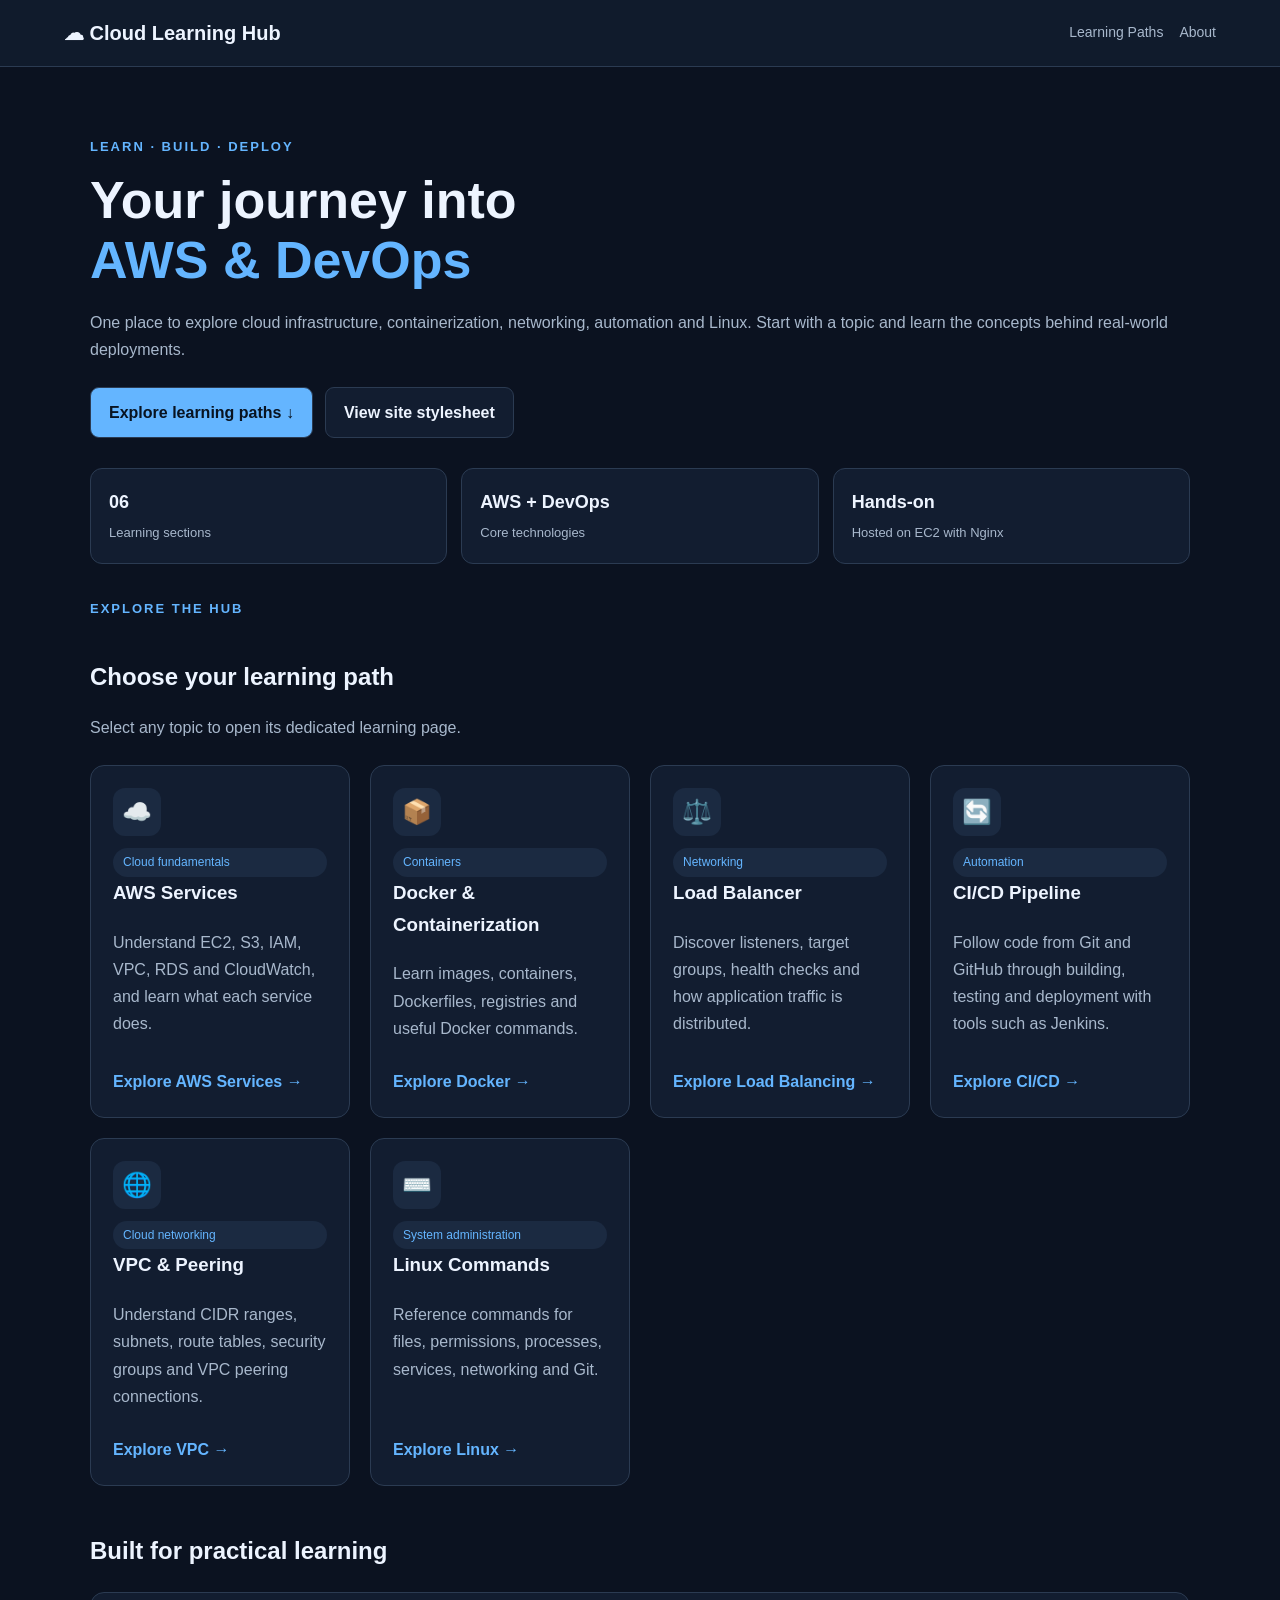
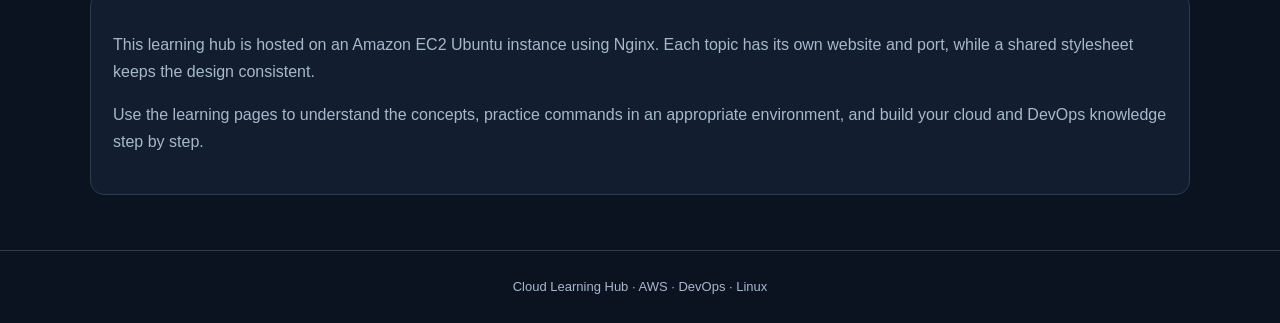
<file: index.html>
<!DOCTYPE html>
<html lang="en">
<head>
    <meta charset="UTF-8">
    <meta name="viewport" content="width=device-width, initial-scale=1.0">
    <meta name="description" content="Explore AWS cloud services, Docker, load balancing, CI/CD, VPC networking and Linux.">
    <title>Cloud Learning Hub | AWS & DevOps</title>
    <link rel="stylesheet" href="/shared/style.css">

    <style>
        .hero {
            padding-bottom: 30px;
        }

        .hero h1 span {
            color: var(--accent);
        }

        .hero-actions {
            display: flex;
            flex-wrap: wrap;
            gap: 12px;
            margin-top: 24px;
        }

        .btn {
            display: inline-block;
            padding: 11px 18px;
            border-radius: 9px;
            font-weight: bold;
            border: 1px solid var(--border);
        }

        .btn-primary {
            background: var(--accent);
            color: #081321;
        }

        .btn-secondary {
            color: var(--text);
            background: var(--surface);
        }

        .section-heading {
            display: flex;
            justify-content: space-between;
            align-items: end;
            gap: 12px;
            flex-wrap: wrap;
        }

        .section-heading h2 {
            margin-bottom: 0;
        }

        .topic-card {
            display: flex;
            flex-direction: column;
            min-height: 245px;
            transition: transform .2s ease, border-color .2s ease;
        }

        .topic-card:hover {
            transform: translateY(-4px);
        }

        .topic-icon {
            display: grid;
            place-items: center;
            width: 48px;
            height: 48px;
            border-radius: 12px;
            background: var(--surface-light);
            font-size: 24px;
            margin-bottom: 12px;
        }

        .topic-card h3 {
            margin-bottom: 4px;
        }

        .topic-card p {
            flex: 1;
        }

        .topic-link {
            display: inline-block;
            margin-top: 10px;
            font-weight: bold;
        }

        .info-strip {
            display: grid;
            grid-template-columns: repeat(auto-fit, minmax(180px, 1fr));
            gap: 14px;
            margin-top: 30px;
        }

        .info-item {
            padding: 18px;
            background: var(--surface);
            border: 1px solid var(--border);
            border-radius: 12px;
        }

        .info-item strong {
            display: block;
            font-size: 18px;
        }

        .info-item span {
            color: var(--muted);
            font-size: 13px;
        }

        @media (prefers-reduced-motion: reduce) {
            html {
                scroll-behavior: auto;
            }

            .topic-card {
                transition: none;
            }
        }
    </style>
</head>

<body>
    <nav class="navbar">
        <a class="brand" href="/">☁ Cloud Learning Hub</a>

        <div class="nav-links">
            <a href="#topics">Learning Paths</a>
            <a href="#about">About</a>
        </div>
    </nav>

    <main class="container">
        <section class="hero">
            <span class="eyebrow">Learn · Build · Deploy</span>

            <h1>
                Your journey into<br>
                <span>AWS & DevOps</span>
            </h1>

            <p>
                One place to explore cloud infrastructure, containerization,
                networking, automation and Linux. Start with a topic and
                learn the concepts behind real-world deployments.
            </p>

            <div class="hero-actions">
                <a class="btn btn-primary" href="#topics">
                    Explore learning paths ↓
                </a>

                <a class="btn btn-secondary" href="/shared/style.css">
                    View site stylesheet
                </a>
            </div>

            <div class="info-strip">
                <div class="info-item">
                    <strong>06</strong>
                    <span>Learning sections</span>
                </div>
                <div class="info-item">
                    <strong>AWS + DevOps</strong>
                    <span>Core technologies</span>
                </div>
                <div class="info-item">
                    <strong>Hands-on</strong>
                    <span>Hosted on EC2 with Nginx</span>
                </div>
            </div>
        </section>

        <section id="topics">
            <div class="section-heading">
                <div>
                    <span class="eyebrow">Explore the hub</span>
                    <h2>Choose your learning path</h2>
                </div>
            </div>

            <p>
                Select any topic to open its dedicated learning page.
            </p>

            <div class="grid">
                <article class="card topic-card">
                    <div class="topic-icon">☁️</div>
                    <span class="tag">Cloud fundamentals</span>
                    <h3>AWS Services</h3>
                    <p>
                        Understand EC2, S3, IAM, VPC, RDS and CloudWatch,
                        and learn what each service does.
                    </p>
                    <a class="topic-link site-link" data-port="80" href="/">
                        Explore AWS Services →
                    </a>
                </article>

                <article class="card topic-card">
                    <div class="topic-icon">📦</div>
                    <span class="tag">Containers</span>
                    <h3>Docker & Containerization</h3>
                    <p>
                        Learn images, containers, Dockerfiles, registries
                        and useful Docker commands.
                    </p>
                    <a class="topic-link site-link" data-port="8080" href="/">
                        Explore Docker →
                    </a>
                </article>

                <article class="card topic-card">
                    <div class="topic-icon">⚖️</div>
                    <span class="tag">Networking</span>
                    <h3>Load Balancer</h3>
                    <p>
                        Discover listeners, target groups, health checks
                        and how application traffic is distributed.
                    </p>
                    <a class="topic-link site-link" data-port="8081" href="/">
                        Explore Load Balancing →
                    </a>
                </article>

                <article class="card topic-card">
                    <div class="topic-icon">🔄</div>
                    <span class="tag">Automation</span>
                    <h3>CI/CD Pipeline</h3>
                    <p>
                        Follow code from Git and GitHub through building,
                        testing and deployment with tools such as Jenkins.
                    </p>
                    <a class="topic-link site-link" data-port="8082" href="/">
                        Explore CI/CD →
                    </a>
                </article>

                <article class="card topic-card">
                    <div class="topic-icon">🌐</div>
                    <span class="tag">Cloud networking</span>
                    <h3>VPC & Peering</h3>
                    <p>
                        Understand CIDR ranges, subnets, route tables,
                        security groups and VPC peering connections.
                    </p>
                    <a class="topic-link site-link" data-port="9090" href="/">
                        Explore VPC →
                    </a>
                </article>

                <article class="card topic-card">
                    <div class="topic-icon">⌨️</div>
                    <span class="tag">System administration</span>
                    <h3>Linux Commands</h3>
                    <p>
                        Reference commands for files, permissions,
                        processes, services, networking and Git.
                    </p>
                    <a class="topic-link site-link" data-port="9091" href="/">
                        Explore Linux →
                    </a>
                </article>
            </div>
        </section>

        <section id="about">
            <h2>Built for practical learning</h2>

            <div class="card">
                <p>
                    This learning hub is hosted on an Amazon EC2 Ubuntu
                    instance using Nginx. Each topic has its own website
                    and port, while a shared stylesheet keeps the design
                    consistent.
                </p>
                <p>
                    Use the learning pages to understand the concepts,
                    practice commands in an appropriate environment, and
                    build your cloud and DevOps knowledge step by step.
                </p>
            </div>
        </section>
    </main>

    <footer>
        Cloud Learning Hub · AWS · DevOps · Linux
    </footer>

    <script>
        // Build links from the current hostname so the public IP
        // does not need to be hard-coded into every card.
        document.querySelectorAll(".site-link").forEach(function (link) {
            const routes = {
                "80": "/aws-services.html",
                "8080": "/docker/",
                "8081": "/load-balancer/",
                "8082": "/ci-cd/",
                "9090": "/vpc-peering/",
                "9091": "/linux/"
            };

            link.href = routes[link.dataset.port] || "/";
        });
    </script>
</body>
</html>
</file>
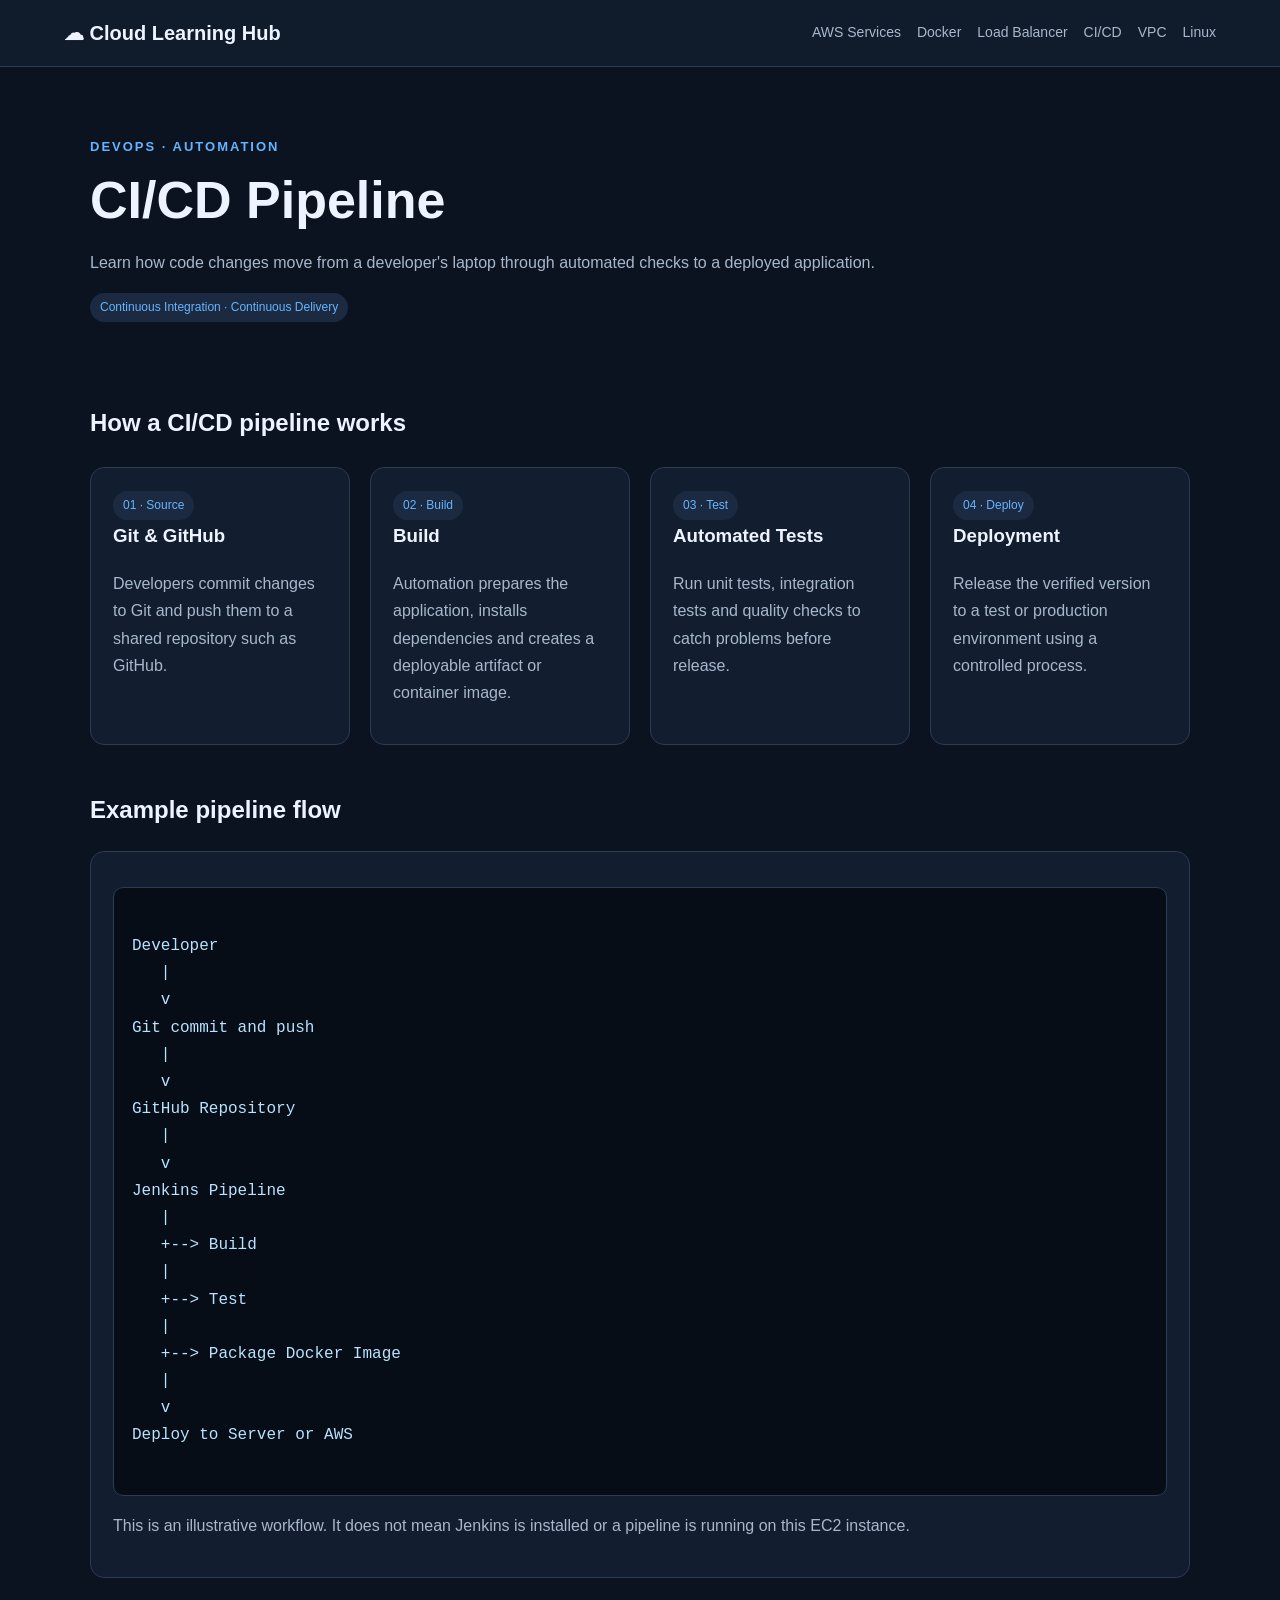
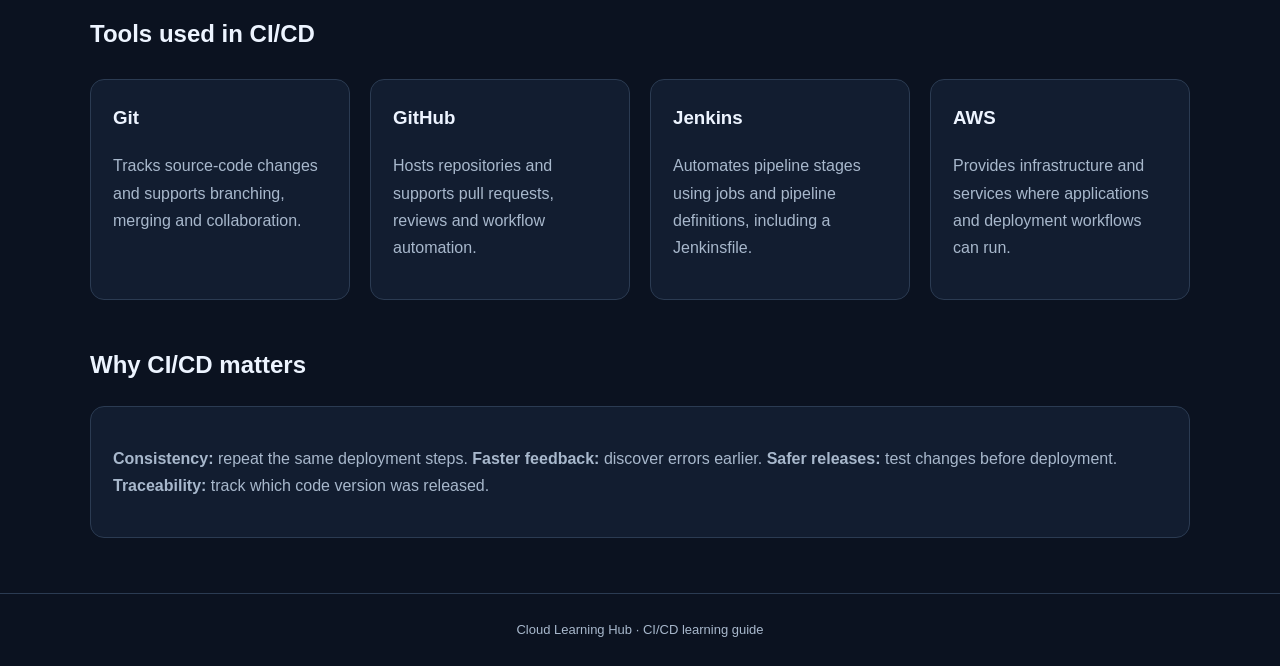
<file: ci-cd/index.html>
<!DOCTYPE html>
<html lang="en">
<head>
    <meta charset="UTF-8">
    <meta name="viewport" content="width=device-width, initial-scale=1.0">
    <title>CI/CD Pipeline | Cloud Learning Hub</title>
    <link rel="stylesheet" href="/shared/style.css">
</head>
<body>
    <nav class="navbar">
        <a class="brand" href="/">☁ Cloud Learning Hub</a>
        <div class="nav-links">
            <a href="/aws-services.html">AWS Services</a>
            <a href="/docker/">Docker</a>
            <a href="/load-balancer/">Load Balancer</a>
            <a href="/ci-cd/">CI/CD</a>
            <a href="/vpc-peering/">VPC</a>
            <a href="/linux/">Linux</a>
        </div>
    </nav>

    <main class="container">
        <section class="hero">
            <span class="eyebrow">DevOps · Automation</span>
            <h1>CI/CD Pipeline</h1>
            <p>
                Learn how code changes move from a developer's laptop
                through automated checks to a deployed application.
            </p>
            <span class="tag">Continuous Integration · Continuous Delivery</span>
        </section>

        <h2>How a CI/CD pipeline works</h2>
        <section class="grid">
            <article class="card">
                <span class="tag">01 · Source</span>
                <h3>Git & GitHub</h3>
                <p>Developers commit changes to Git and push them to a
                shared repository such as GitHub.</p>
            </article>
            <article class="card">
                <span class="tag">02 · Build</span>
                <h3>Build</h3>
                <p>Automation prepares the application, installs dependencies
                and creates a deployable artifact or container image.</p>
            </article>
            <article class="card">
                <span class="tag">03 · Test</span>
                <h3>Automated Tests</h3>
                <p>Run unit tests, integration tests and quality checks
                to catch problems before release.</p>
            </article>
            <article class="card">
                <span class="tag">04 · Deploy</span>
                <h3>Deployment</h3>
                <p>Release the verified version to a test or production
                environment using a controlled process.</p>
            </article>
        </section>

        <h2>Example pipeline flow</h2>
        <section class="card">
            <pre><code>
Developer
   |
   v
Git commit and push
   |
   v
GitHub Repository
   |
   v
Jenkins Pipeline
   |
   +--> Build
   |
   +--> Test
   |
   +--> Package Docker Image
   |
   v
Deploy to Server or AWS
            </code></pre>
            <p>
                This is an illustrative workflow. It does not mean Jenkins
                is installed or a pipeline is running on this EC2 instance.
            </p>
        </section>

        <h2>Tools used in CI/CD</h2>
        <section class="grid">
            <article class="card">
                <h3>Git</h3>
                <p>Tracks source-code changes and supports branching,
                merging and collaboration.</p>
            </article>
            <article class="card">
                <h3>GitHub</h3>
                <p>Hosts repositories and supports pull requests,
                reviews and workflow automation.</p>
            </article>
            <article class="card">
                <h3>Jenkins</h3>
                <p>Automates pipeline stages using jobs and pipeline
                definitions, including a Jenkinsfile.</p>
            </article>
            <article class="card">
                <h3>AWS</h3>
                <p>Provides infrastructure and services where applications
                and deployment workflows can run.</p>
            </article>
        </section>

        <h2>Why CI/CD matters</h2>
        <section class="card">
            <p>
                <strong>Consistency:</strong> repeat the same deployment steps.
                <strong> Faster feedback:</strong> discover errors earlier.
                <strong>Safer releases:</strong> test changes before deployment.
                <strong>Traceability:</strong> track which code version was released.
            </p>
        </section>
    </main>

    <footer>
        Cloud Learning Hub · CI/CD learning guide
    </footer>
</body>
</html>
</file>
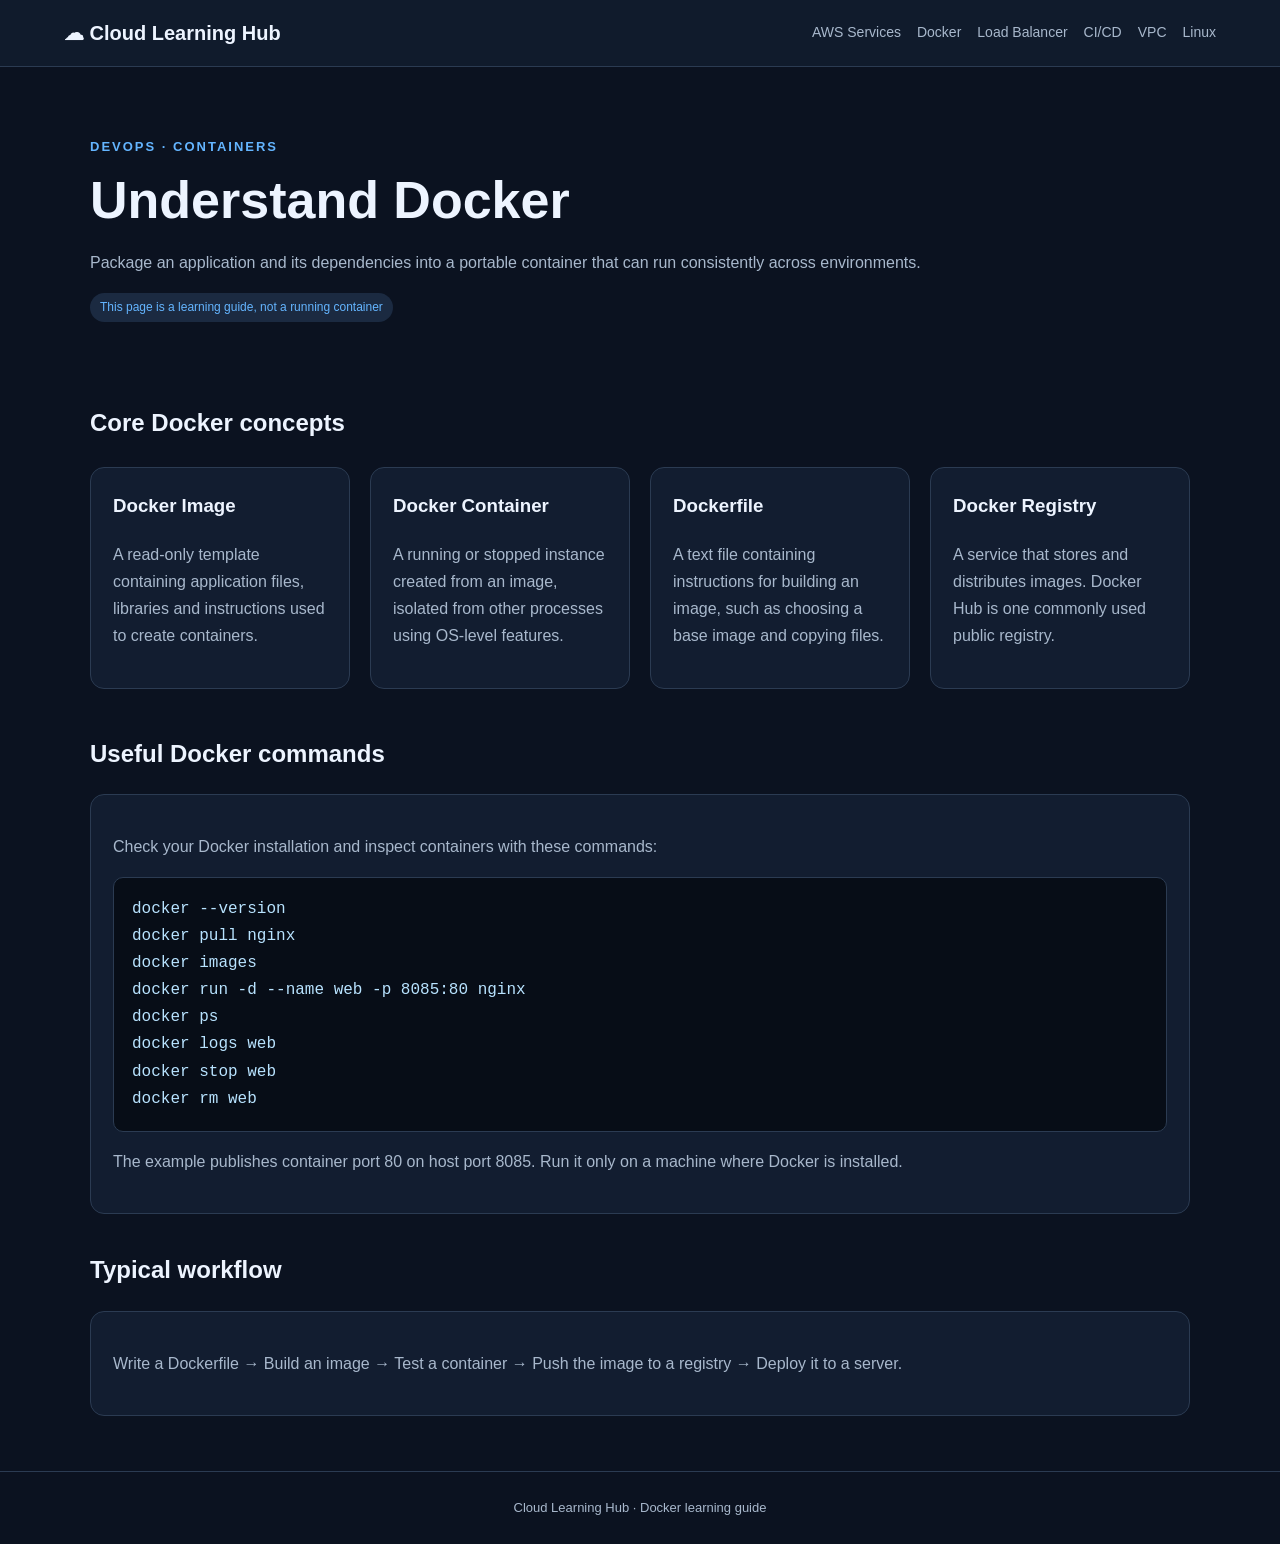
<file: docker/index.html>
<!DOCTYPE html>
<html lang="en">
<head>
    <meta charset="UTF-8">
    <meta name="viewport" content="width=device-width, initial-scale=1.0">
    <title>Docker & Containers | Cloud Learning Hub</title>
    <link rel="stylesheet" href="/shared/style.css">
</head>
<body>
    <nav class="navbar">
        <a class="brand" href="/">☁ Cloud Learning Hub</a>
        <div class="nav-links">
            <a href="/aws-services.html">AWS Services</a>
            <a href="/docker/">Docker</a>
            <a href="/load-balancer/">Load Balancer</a>
            <a href="/ci-cd/">CI/CD</a>
            <a href="/vpc-peering/">VPC</a>
            <a href="/linux/">Linux</a>
        </div>
    </nav>

    <main class="container">
        <section class="hero">
            <span class="eyebrow">DevOps · Containers</span>
            <h1>Understand Docker</h1>
            <p>
                Package an application and its dependencies into a
                portable container that can run consistently across environments.
            </p>
            <span class="tag">This page is a learning guide, not a running container</span>
        </section>

        <h2>Core Docker concepts</h2>
        <section class="grid">
            <article class="card">
                <h3>Docker Image</h3>
                <p>A read-only template containing application files,
                libraries and instructions used to create containers.</p>
            </article>
            <article class="card">
                <h3>Docker Container</h3>
                <p>A running or stopped instance created from an image,
                isolated from other processes using OS-level features.</p>
            </article>
            <article class="card">
                <h3>Dockerfile</h3>
                <p>A text file containing instructions for building
                an image, such as choosing a base image and copying files.</p>
            </article>
            <article class="card">
                <h3>Docker Registry</h3>
                <p>A service that stores and distributes images.
                Docker Hub is one commonly used public registry.</p>
            </article>
        </section>

        <h2>Useful Docker commands</h2>
        <section class="card">
            <p>Check your Docker installation and inspect containers with these commands:</p>
            <pre><code>docker --version
docker pull nginx
docker images
docker run -d --name web -p 8085:80 nginx
docker ps
docker logs web
docker stop web
docker rm web</code></pre>
            <p>
                The example publishes container port 80 on host port 8085.
                Run it only on a machine where Docker is installed.
            </p>
        </section>

        <h2>Typical workflow</h2>
        <section class="card">
            <p>
                Write a Dockerfile → Build an image → Test a container →
                Push the image to a registry → Deploy it to a server.
            </p>
        </section>
    </main>

    <footer>
        Cloud Learning Hub · Docker learning guide
    </footer>
</body>
</html>
</file>
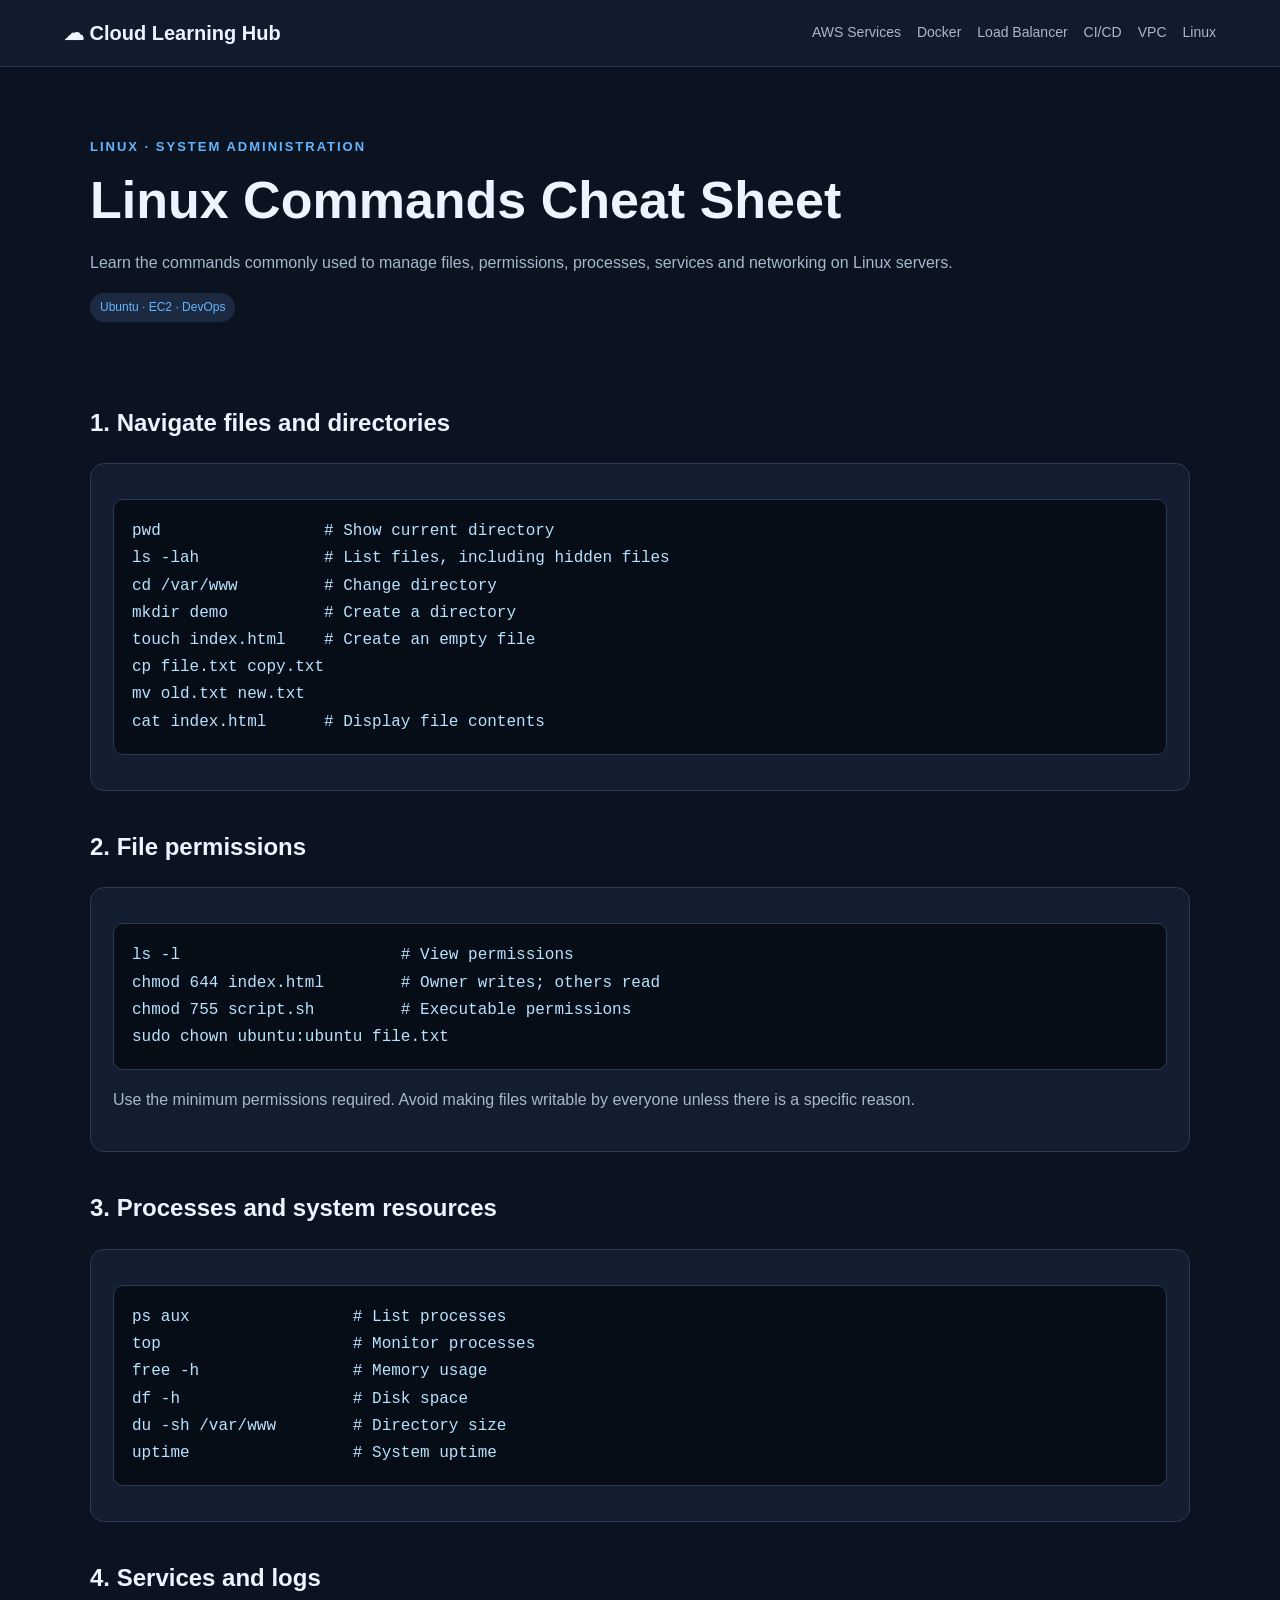
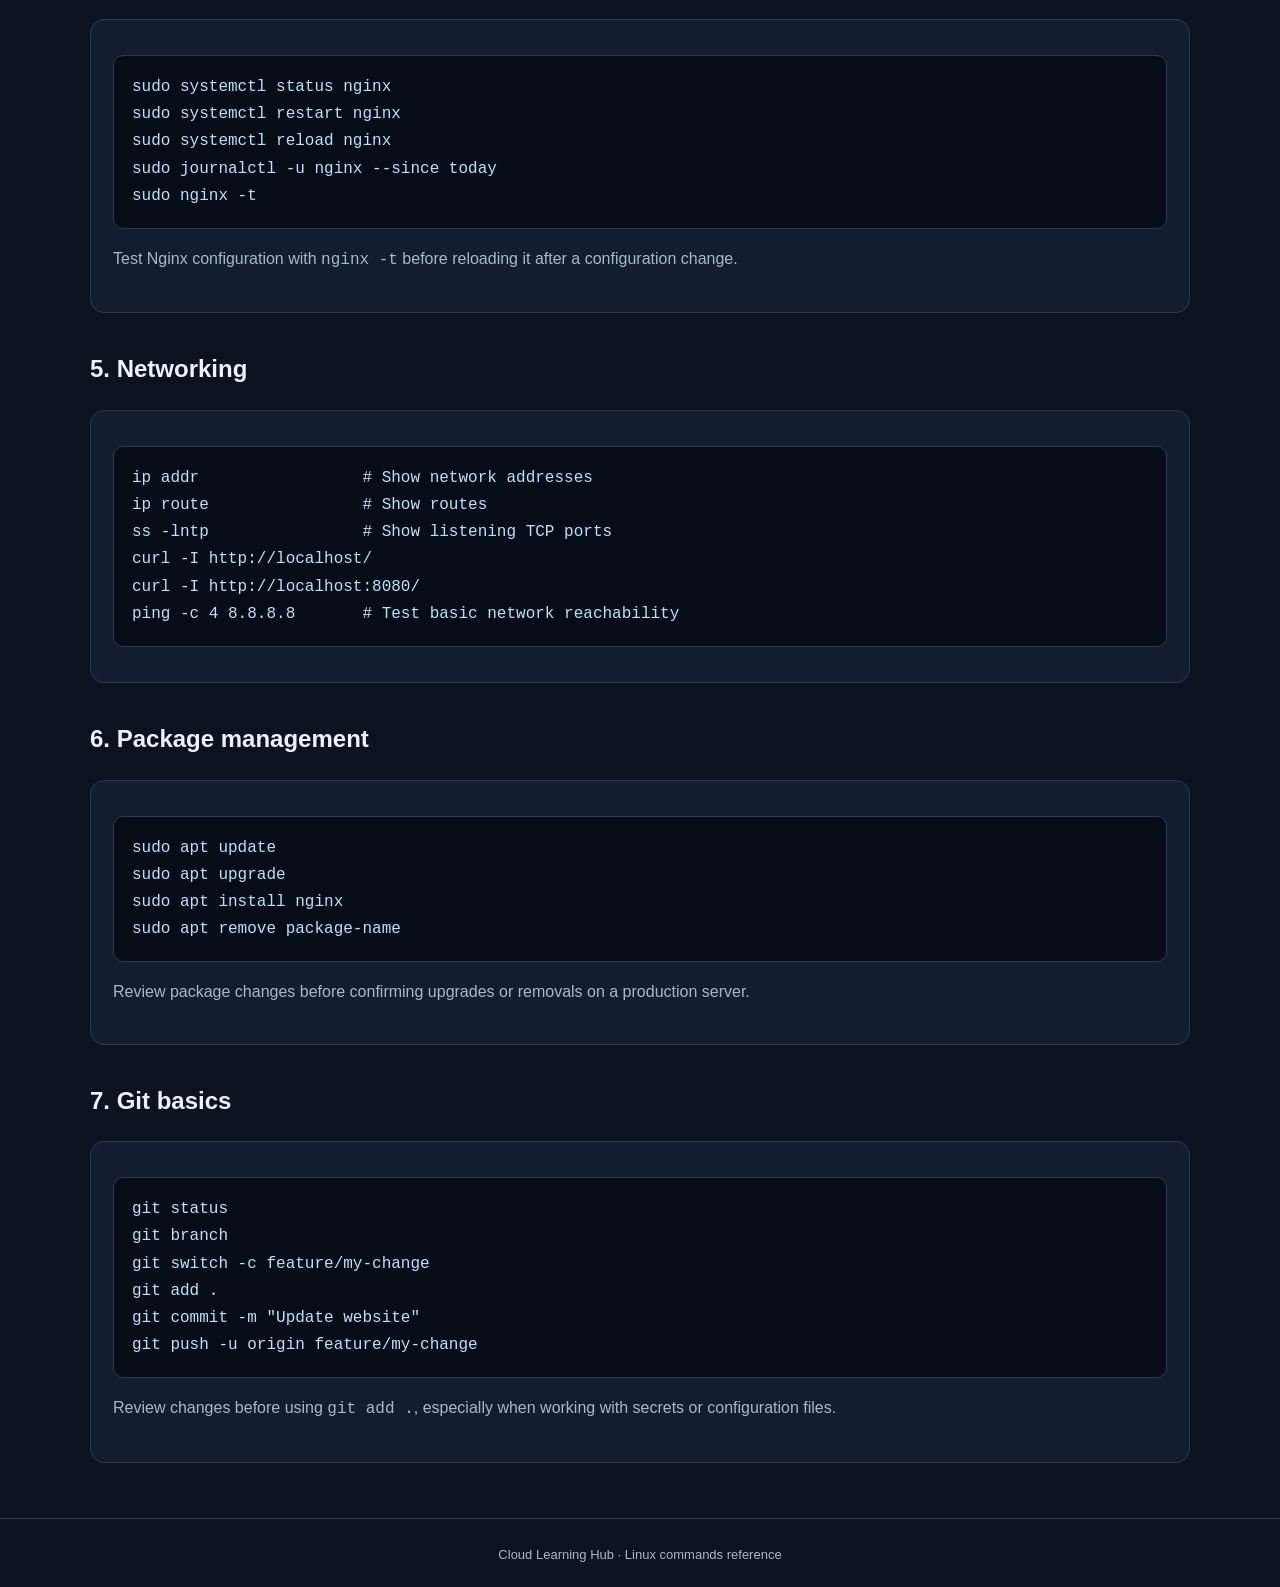
<file: linux/index.html>
<!DOCTYPE html>
<html lang="en">
<head>
    <meta charset="UTF-8">
    <meta name="viewport" content="width=device-width, initial-scale=1.0">
    <title>Linux Commands | Cloud Learning Hub</title>
    <link rel="stylesheet" href="/shared/style.css">
</head>
<body>
    <nav class="navbar">
        <a class="brand" href="/">☁ Cloud Learning Hub</a>
        <div class="nav-links">
            <a href="/aws-services.html">AWS Services</a>
            <a href="/docker/">Docker</a>
            <a href="/load-balancer/">Load Balancer</a>
            <a href="/ci-cd/">CI/CD</a>
            <a href="/vpc-peering/">VPC</a>
            <a href="/linux/">Linux</a>
        </div>
    </nav>

    <main class="container">
        <section class="hero">
            <span class="eyebrow">Linux · System administration</span>
            <h1>Linux Commands Cheat Sheet</h1>
            <p>
                Learn the commands commonly used to manage files,
                permissions, processes, services and networking on Linux servers.
            </p>
            <span class="tag">Ubuntu · EC2 · DevOps</span>
        </section>

        <h2>1. Navigate files and directories</h2>
        <section class="card">
            <pre><code>pwd                 # Show current directory
ls -lah             # List files, including hidden files
cd /var/www         # Change directory
mkdir demo          # Create a directory
touch index.html    # Create an empty file
cp file.txt copy.txt
mv old.txt new.txt
cat index.html      # Display file contents</code></pre>
        </section>

        <h2>2. File permissions</h2>
        <section class="card">
            <pre><code>ls -l                       # View permissions
chmod 644 index.html        # Owner writes; others read
chmod 755 script.sh         # Executable permissions
sudo chown ubuntu:ubuntu file.txt</code></pre>
            <p>
                Use the minimum permissions required. Avoid making files
                writable by everyone unless there is a specific reason.
            </p>
        </section>

        <h2>3. Processes and system resources</h2>
        <section class="card">
            <pre><code>ps aux                 # List processes
top                    # Monitor processes
free -h                # Memory usage
df -h                  # Disk space
du -sh /var/www        # Directory size
uptime                 # System uptime</code></pre>
        </section>

        <h2>4. Services and logs</h2>
        <section class="card">
            <pre><code>sudo systemctl status nginx
sudo systemctl restart nginx
sudo systemctl reload nginx
sudo journalctl -u nginx --since today
sudo nginx -t</code></pre>
            <p>
                Test Nginx configuration with <code>nginx -t</code> before
                reloading it after a configuration change.
            </p>
        </section>

        <h2>5. Networking</h2>
        <section class="card">
            <pre><code>ip addr                 # Show network addresses
ip route                # Show routes
ss -lntp                # Show listening TCP ports
curl -I http://localhost/
curl -I http://localhost:8080/
ping -c 4 8.8.8.8       # Test basic network reachability</code></pre>
        </section>

        <h2>6. Package management</h2>
        <section class="card">
            <pre><code>sudo apt update
sudo apt upgrade
sudo apt install nginx
sudo apt remove package-name</code></pre>
            <p>
                Review package changes before confirming upgrades or removals
                on a production server.
            </p>
        </section>

        <h2>7. Git basics</h2>
        <section class="card">
            <pre><code>git status
git branch
git switch -c feature/my-change
git add .
git commit -m "Update website"
git push -u origin feature/my-change</code></pre>
            <p>
                Review changes before using <code>git add .</code>, especially
                when working with secrets or configuration files.
            </p>
        </section>
    </main>

    <footer>
        Cloud Learning Hub · Linux commands reference
    </footer>
</body>
</html>
</file>
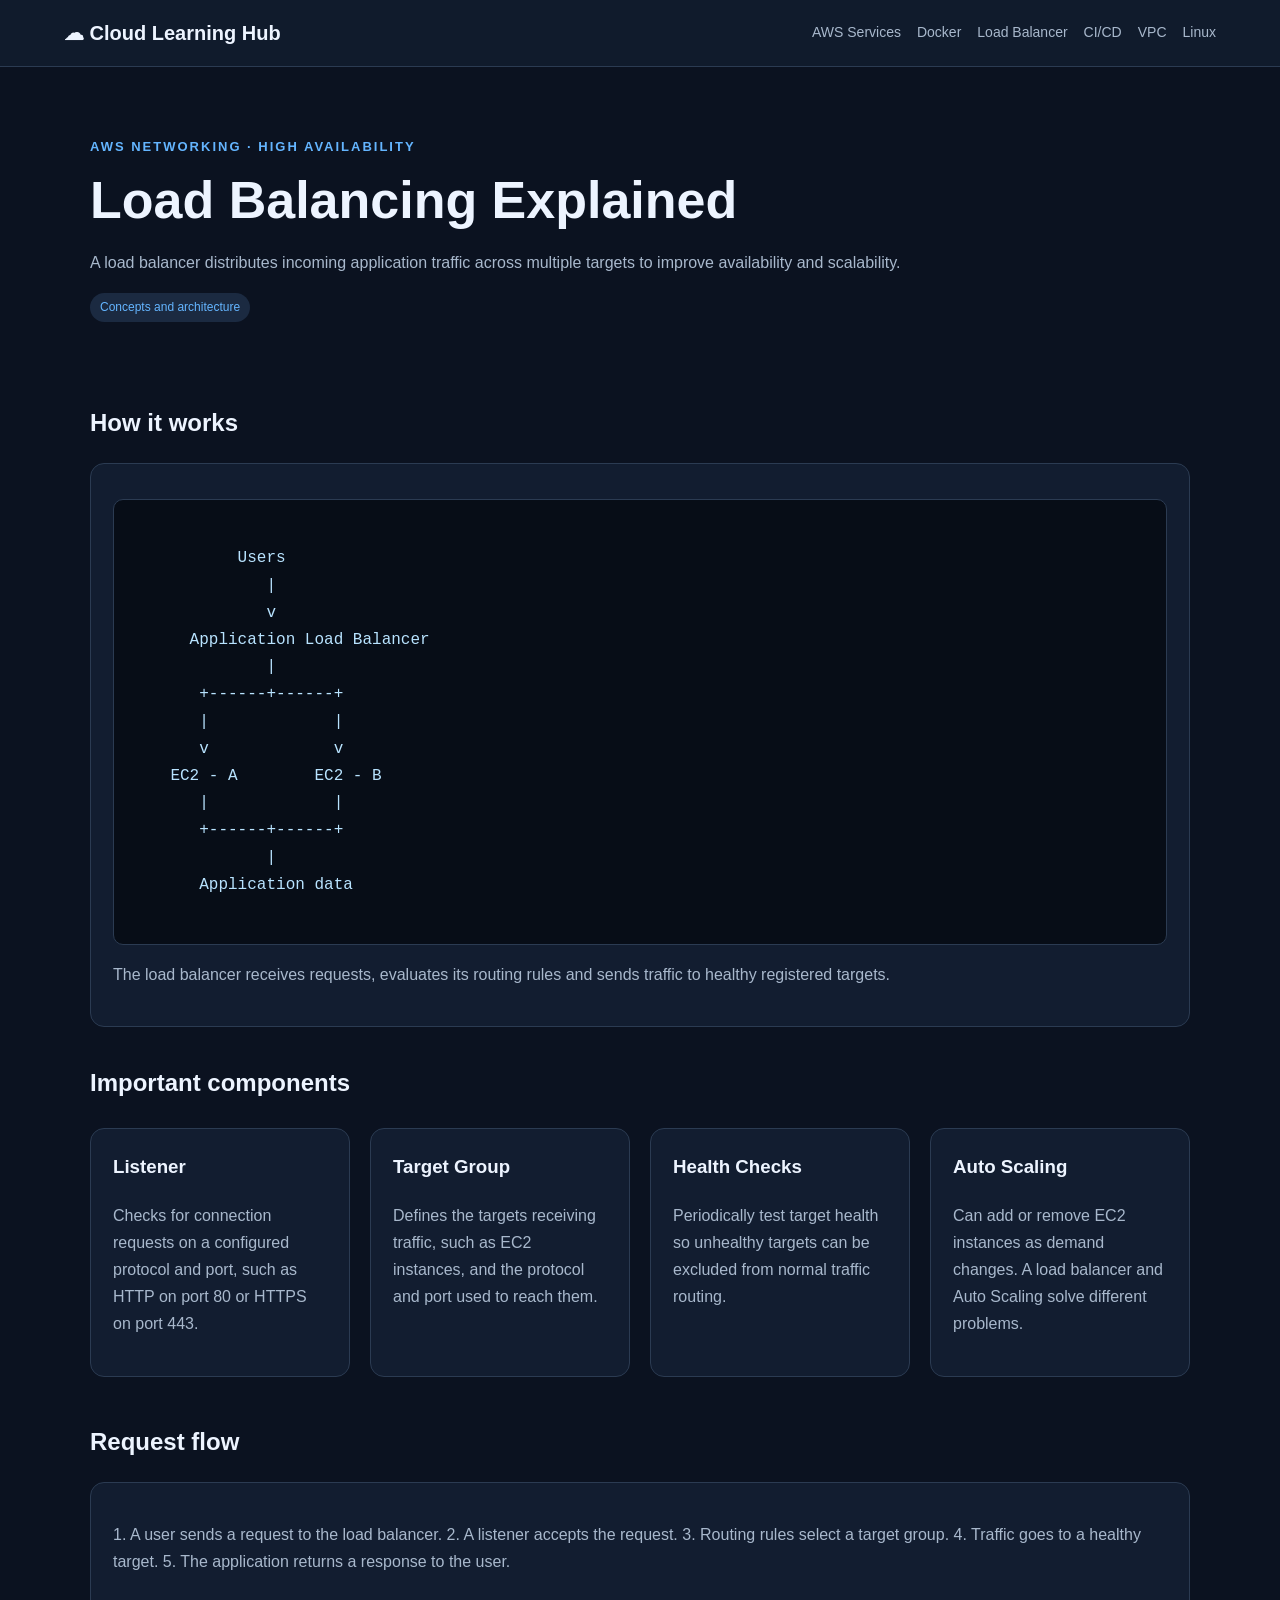
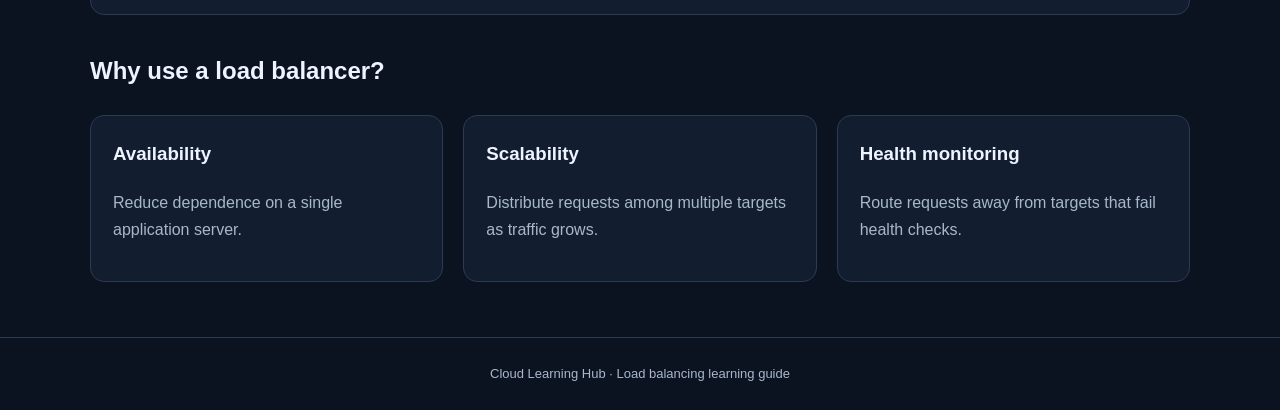
<file: load-balancer/index.html>
<!DOCTYPE html>
<html lang="en">
<head>
    <meta charset="UTF-8">
    <meta name="viewport" content="width=device-width, initial-scale=1.0">
    <title>Load Balancer | Cloud Learning Hub</title>
    <link rel="stylesheet" href="/shared/style.css">
</head>
<body>
    <nav class="navbar">
        <a class="brand" href="/">☁ Cloud Learning Hub</a>
        <div class="nav-links">
            <a href="/aws-services.html">AWS Services</a>
            <a href="/docker/">Docker</a>
            <a href="/load-balancer/">Load Balancer</a>
            <a href="/ci-cd/">CI/CD</a>
            <a href="/vpc-peering/">VPC</a>
            <a href="/linux/">Linux</a>
        </div>
    </nav>

    <main class="container">
        <section class="hero">
            <span class="eyebrow">AWS Networking · High availability</span>
            <h1>Load Balancing Explained</h1>
            <p>
                A load balancer distributes incoming application traffic
                across multiple targets to improve availability and scalability.
            </p>
            <span class="tag">Concepts and architecture</span>
        </section>

        <h2>How it works</h2>
        <section class="card">
            <pre><code>
           Users
              |
              v
      Application Load Balancer
              |
       +------+------+
       |             |
       v             v
    EC2 - A        EC2 - B
       |             |
       +------+------+
              |
       Application data
            </code></pre>
            <p>
                The load balancer receives requests, evaluates its routing
                rules and sends traffic to healthy registered targets.
            </p>
        </section>

        <h2>Important components</h2>
        <section class="grid">
            <article class="card">
                <h3>Listener</h3>
                <p>Checks for connection requests on a configured protocol
                and port, such as HTTP on port 80 or HTTPS on port 443.</p>
            </article>
            <article class="card">
                <h3>Target Group</h3>
                <p>Defines the targets receiving traffic, such as EC2 instances,
                and the protocol and port used to reach them.</p>
            </article>
            <article class="card">
                <h3>Health Checks</h3>
                <p>Periodically test target health so unhealthy targets can
                be excluded from normal traffic routing.</p>
            </article>
            <article class="card">
                <h3>Auto Scaling</h3>
                <p>Can add or remove EC2 instances as demand changes.
                A load balancer and Auto Scaling solve different problems.</p>
            </article>
        </section>

        <h2>Request flow</h2>
        <section class="card">
            <p>
                1. A user sends a request to the load balancer.
                2. A listener accepts the request.
                3. Routing rules select a target group.
                4. Traffic goes to a healthy target.
                5. The application returns a response to the user.
            </p>
        </section>

        <h2>Why use a load balancer?</h2>
        <section class="grid">
            <article class="card">
                <h3>Availability</h3>
                <p>Reduce dependence on a single application server.</p>
            </article>
            <article class="card">
                <h3>Scalability</h3>
                <p>Distribute requests among multiple targets as traffic grows.</p>
            </article>
            <article class="card">
                <h3>Health monitoring</h3>
                <p>Route requests away from targets that fail health checks.</p>
            </article>
        </section>
    </main>

    <footer>
        Cloud Learning Hub · Load balancing learning guide
    </footer>
</body>
</html>
</file>
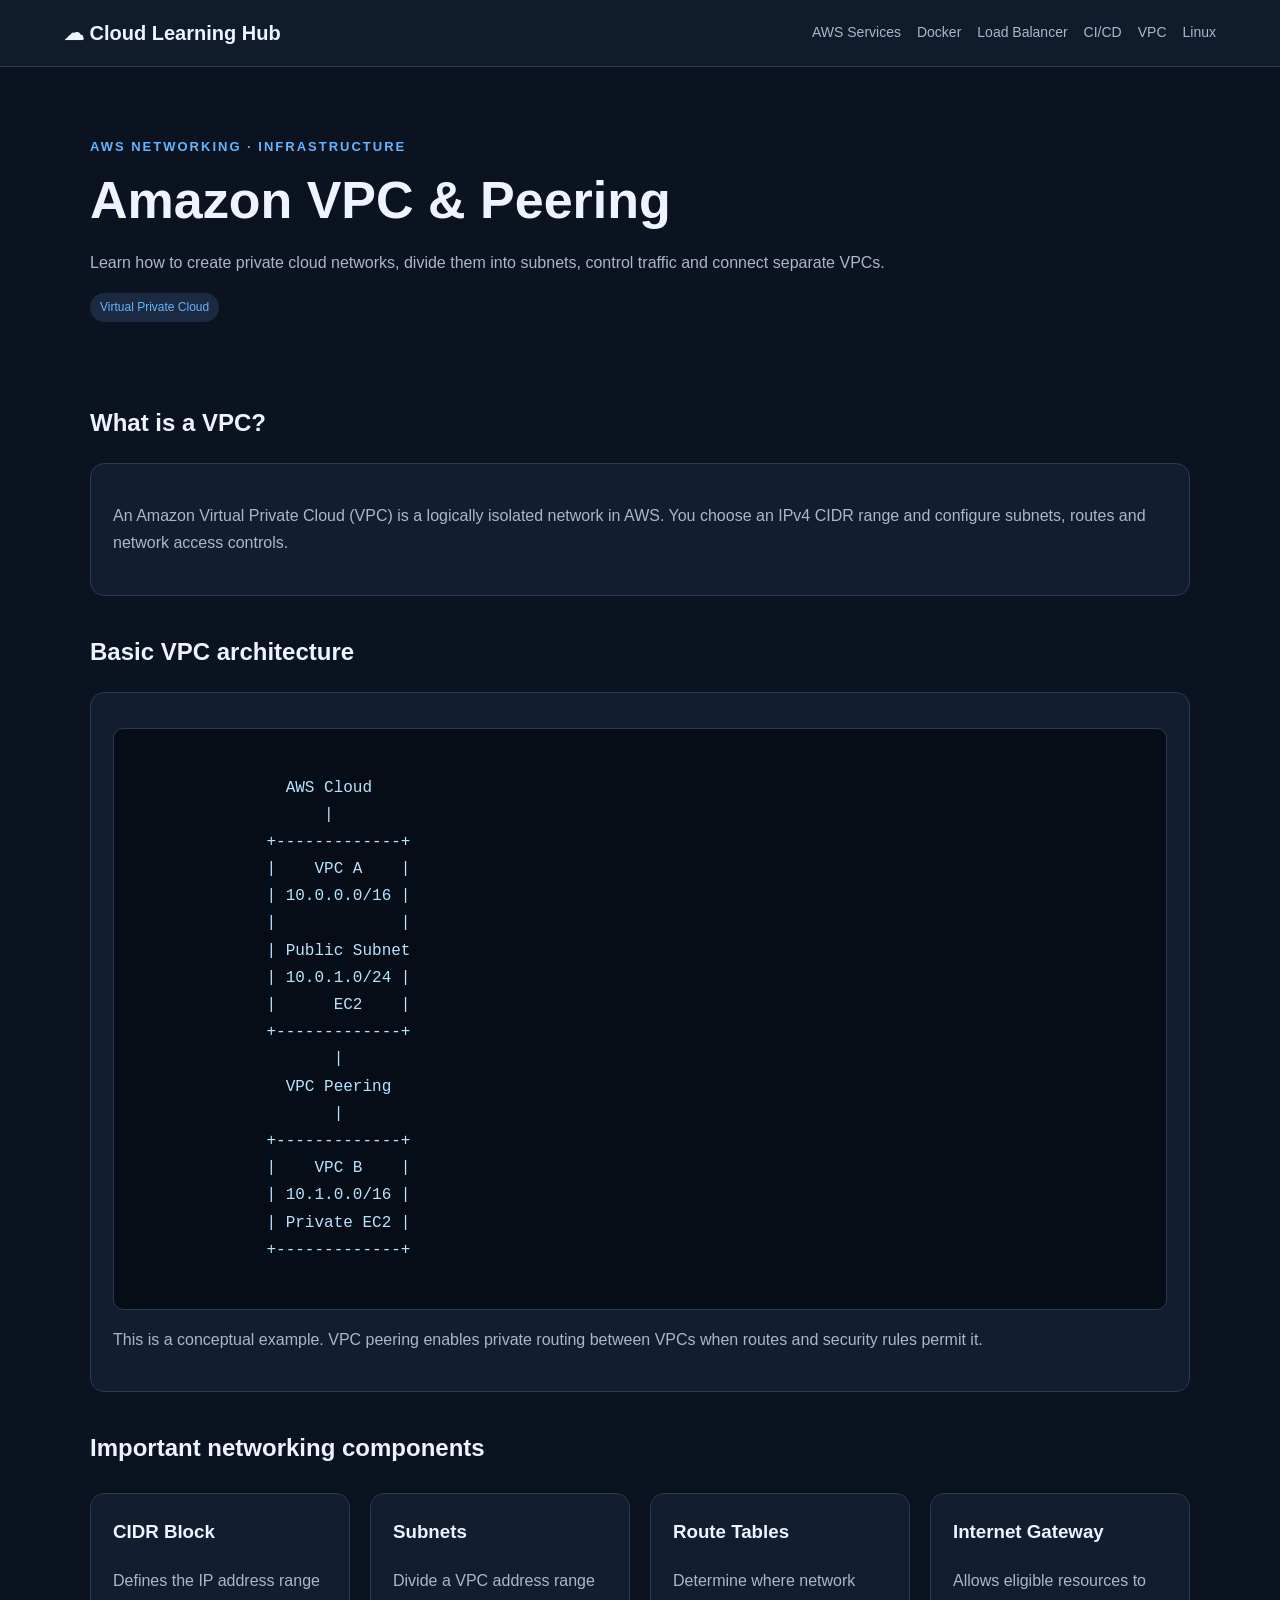
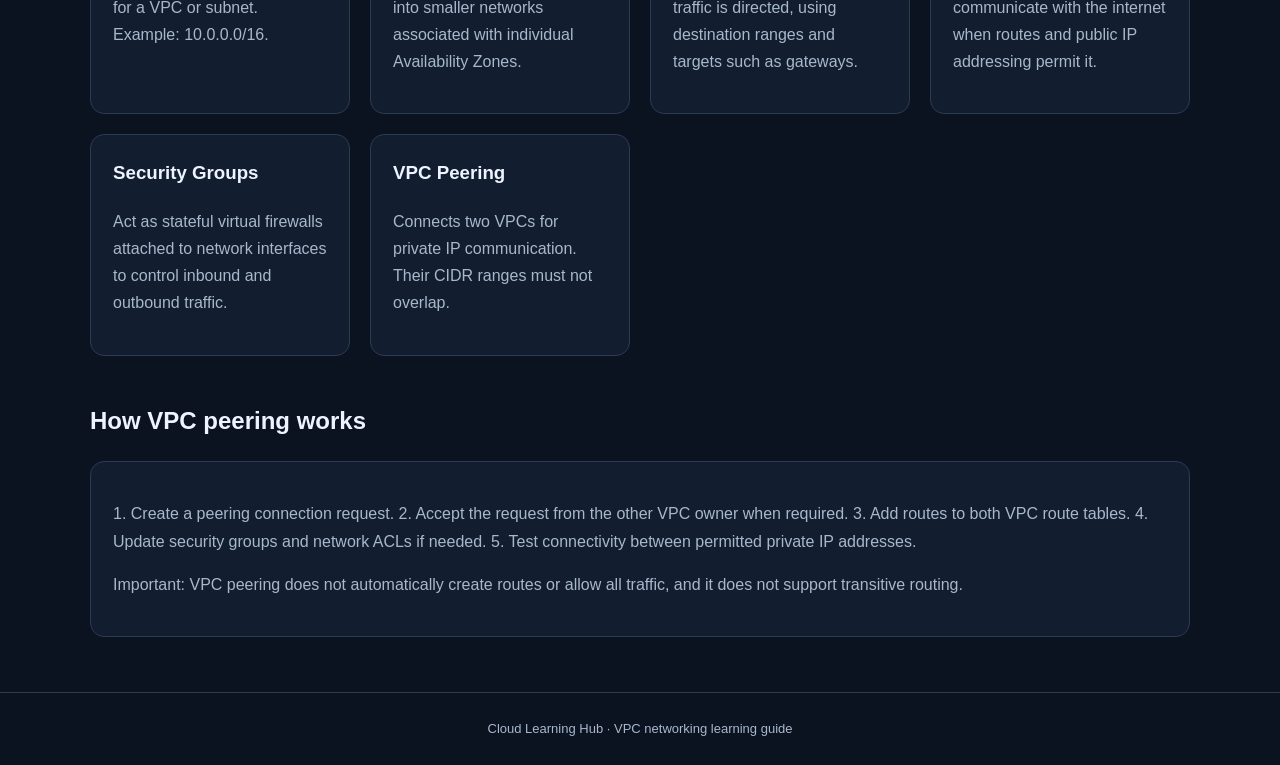
<file: vpc-peering/index.html>
<!DOCTYPE html>
<html lang="en">
<head>
    <meta charset="UTF-8">
    <meta name="viewport" content="width=device-width, initial-scale=1.0">
    <title>Amazon VPC & Peering | Cloud Learning Hub</title>
    <link rel="stylesheet" href="/shared/style.css">
</head>
<body>
    <nav class="navbar">
        <a class="brand" href="/">☁ Cloud Learning Hub</a>
        <div class="nav-links">
            <a href="/aws-services.html">AWS Services</a>
            <a href="/docker/">Docker</a>
            <a href="/load-balancer/">Load Balancer</a>
            <a href="/ci-cd/">CI/CD</a>
            <a href="/vpc-peering/">VPC</a>
            <a href="/linux/">Linux</a>
        </div>
    </nav>

    <main class="container">
        <section class="hero">
            <span class="eyebrow">AWS Networking · Infrastructure</span>
            <h1>Amazon VPC & Peering</h1>
            <p>
                Learn how to create private cloud networks, divide them
                into subnets, control traffic and connect separate VPCs.
            </p>
            <span class="tag">Virtual Private Cloud</span>
        </section>

        <h2>What is a VPC?</h2>
        <section class="card">
            <p>
                An Amazon Virtual Private Cloud (VPC) is a logically isolated
                network in AWS. You choose an IPv4 CIDR range and configure
                subnets, routes and network access controls.
            </p>
        </section>

        <h2>Basic VPC architecture</h2>
        <section class="card">
            <pre><code>
                AWS Cloud
                    |
              +-------------+
              |    VPC A    |
              | 10.0.0.0/16 |
              |             |
              | Public Subnet
              | 10.0.1.0/24 |
              |      EC2    |
              +-------------+
                     |
                VPC Peering
                     |
              +-------------+
              |    VPC B    |
              | 10.1.0.0/16 |
              | Private EC2 |
              +-------------+
            </code></pre>
            <p>
                This is a conceptual example. VPC peering enables private
                routing between VPCs when routes and security rules permit it.
            </p>
        </section>

        <h2>Important networking components</h2>
        <section class="grid">
            <article class="card">
                <h3>CIDR Block</h3>
                <p>Defines the IP address range for a VPC or subnet.
                Example: 10.0.0.0/16.</p>
            </article>
            <article class="card">
                <h3>Subnets</h3>
                <p>Divide a VPC address range into smaller networks
                associated with individual Availability Zones.</p>
            </article>
            <article class="card">
                <h3>Route Tables</h3>
                <p>Determine where network traffic is directed, using
                destination ranges and targets such as gateways.</p>
            </article>
            <article class="card">
                <h3>Internet Gateway</h3>
                <p>Allows eligible resources to communicate with the
                internet when routes and public IP addressing permit it.</p>
            </article>
            <article class="card">
                <h3>Security Groups</h3>
                <p>Act as stateful virtual firewalls attached to network
                interfaces to control inbound and outbound traffic.</p>
            </article>
            <article class="card">
                <h3>VPC Peering</h3>
                <p>Connects two VPCs for private IP communication.
                Their CIDR ranges must not overlap.</p>
            </article>
        </section>

        <h2>How VPC peering works</h2>
        <section class="card">
            <p>
                1. Create a peering connection request.
                2. Accept the request from the other VPC owner when required.
                3. Add routes to both VPC route tables.
                4. Update security groups and network ACLs if needed.
                5. Test connectivity between permitted private IP addresses.
            </p>
            <p>
                Important: VPC peering does not automatically create routes
                or allow all traffic, and it does not support transitive routing.
            </p>
        </section>
    </main>

    <footer>
        Cloud Learning Hub · VPC networking learning guide
    </footer>
</body>
</html>
</file>
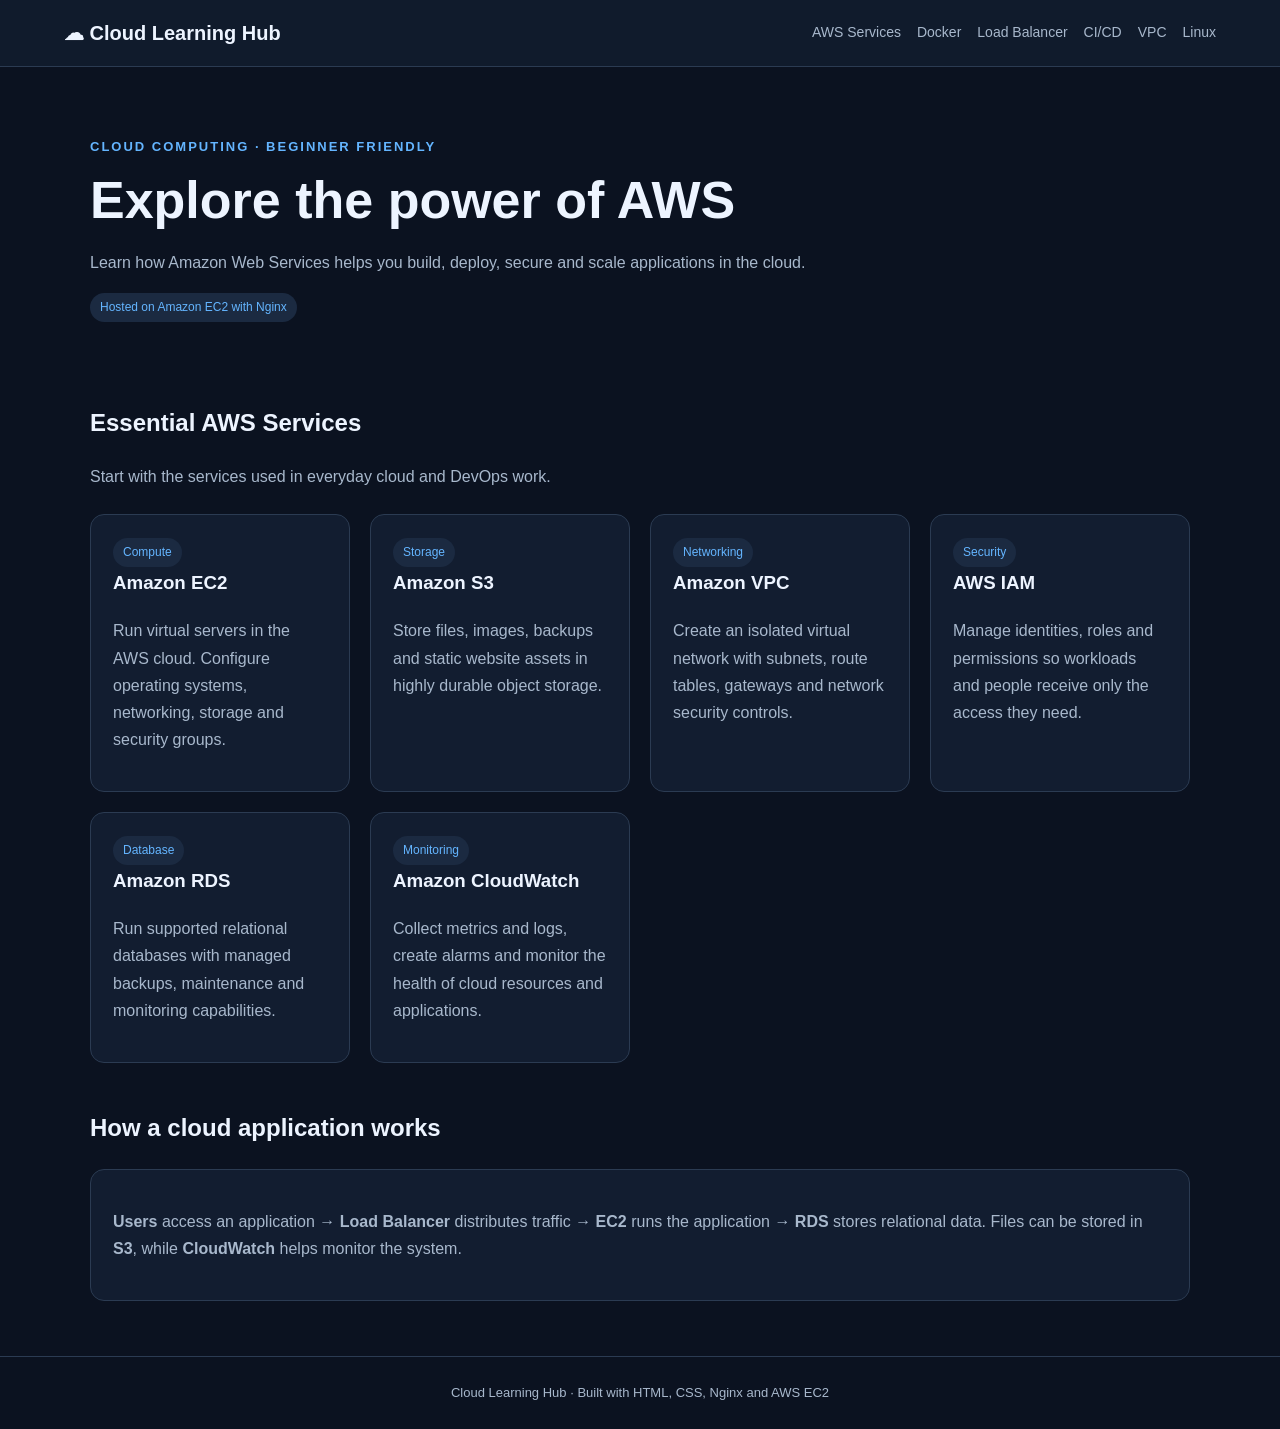
<file: aws-services.html>
<!DOCTYPE html>
<html lang="en">
<head>
    <meta charset="UTF-8">
    <meta name="viewport" content="width=device-width, initial-scale=1.0">
    <title>AWS Services | Cloud Learning Hub</title>
    <link rel="stylesheet" href="/shared/style.css">
</head>
<body>
    <nav class="navbar">
        <a class="brand" href="/">☁ Cloud Learning Hub</a>
        <div class="nav-links">
            <a href="/">AWS Services</a>
            <a href="/docker/">Docker</a>
            <a href="/load-balancer/">Load Balancer</a>
            <a href="/ci-cd/">CI/CD</a>
            <a href="/vpc-peering/">VPC</a>
            <a href="/linux/">Linux</a>
        </div>
    </nav>

    <main class="container">
        <section class="hero">
            <span class="eyebrow">Cloud computing · Beginner friendly</span>
            <h1>Explore the power of AWS</h1>
            <p>
                Learn how Amazon Web Services helps you build, deploy,
                secure and scale applications in the cloud.
            </p>
            <span class="tag">Hosted on Amazon EC2 with Nginx</span>
        </section>

        <h2>Essential AWS Services</h2>
        <p>Start with the services used in everyday cloud and DevOps work.</p>

        <section class="grid">
            <article class="card">
                <span class="tag">Compute</span>
                <h3>Amazon EC2</h3>
                <p>Run virtual servers in the AWS cloud. Configure operating
                systems, networking, storage and security groups.</p>
            </article>

            <article class="card">
                <span class="tag">Storage</span>
                <h3>Amazon S3</h3>
                <p>Store files, images, backups and static website assets
                in highly durable object storage.</p>
            </article>

            <article class="card">
                <span class="tag">Networking</span>
                <h3>Amazon VPC</h3>
                <p>Create an isolated virtual network with subnets, route
                tables, gateways and network security controls.</p>
            </article>

            <article class="card">
                <span class="tag">Security</span>
                <h3>AWS IAM</h3>
                <p>Manage identities, roles and permissions so workloads
                and people receive only the access they need.</p>
            </article>

            <article class="card">
                <span class="tag">Database</span>
                <h3>Amazon RDS</h3>
                <p>Run supported relational databases with managed
                backups, maintenance and monitoring capabilities.</p>
            </article>

            <article class="card">
                <span class="tag">Monitoring</span>
                <h3>Amazon CloudWatch</h3>
                <p>Collect metrics and logs, create alarms and monitor
                the health of cloud resources and applications.</p>
            </article>
        </section>

        <h2>How a cloud application works</h2>
        <section class="card">
            <p>
                <strong>Users</strong> access an application →
                <strong>Load Balancer</strong> distributes traffic →
                <strong>EC2</strong> runs the application →
                <strong>RDS</strong> stores relational data.
                Files can be stored in <strong>S3</strong>, while
                <strong>CloudWatch</strong> helps monitor the system.
            </p>
        </section>
    </main>

    <footer>
        Cloud Learning Hub · Built with HTML, CSS, Nginx and AWS EC2
    </footer>
</body>
</html>
</file>
<file: shared/style.css>
:root {
    --bg: #0b1220;
    --surface: #121d30;
    --surface-light: #1b2a41;
    --text: #edf4ff;
    --muted: #a8b8cc;
    --accent: #64b5ff;
    --border: #2b3b52;
}

* {
    box-sizing: border-box;
}

html {
    scroll-behavior: smooth;
}

body {
    margin: 0;
    background: var(--bg);
    color: var(--text);
    font-family: Arial, Helvetica, sans-serif;
    line-height: 1.7;
}

a {
    color: var(--accent);
    text-decoration: none;
}

a:hover {
    text-decoration: underline;
}

.navbar {
    background: #101b2c;
    border-bottom: 1px solid var(--border);
    padding: 16px 5%;
    display: flex;
    align-items: center;
    justify-content: space-between;
    flex-wrap: wrap;
    gap: 14px;
}

.brand {
    font-size: 20px;
    font-weight: bold;
    color: var(--text);
}

.nav-links {
    display: flex;
    flex-wrap: wrap;
    gap: 16px;
}

.nav-links a {
    color: var(--muted);
    font-size: 14px;
}

.nav-links a:hover {
    color: var(--accent);
}

.container {
    width: min(1100px, 90%);
    margin: 0 auto;
}

.hero {
    padding: 65px 0 45px;
}

.eyebrow {
    color: var(--accent);
    font-size: 13px;
    font-weight: bold;
    text-transform: uppercase;
    letter-spacing: 2px;
}

h1 {
    font-size: clamp(32px, 5vw, 52px);
    line-height: 1.15;
    margin: 12px 0 18px;
}

h2 {
    margin-top: 36px;
}

p {
    color: var(--muted);
}

.grid {
    display: grid;
    grid-template-columns: repeat(auto-fit, minmax(230px, 1fr));
    gap: 20px;
    margin: 24px 0 45px;
}

.card {
    background: var(--surface);
    border: 1px solid var(--border);
    border-radius: 14px;
    padding: 22px;
}

.card h3 {
    margin-top: 0;
}

.card:hover {
    border-color: var(--accent);
}

.tag {
    display: inline-block;
    color: var(--accent);
    background: var(--surface-light);
    padding: 4px 10px;
    border-radius: 20px;
    font-size: 12px;
}

pre {
    overflow-x: auto;
    padding: 18px;
    background: #070d17;
    border: 1px solid var(--border);
    border-radius: 10px;
    color: #b8e3ff;
}

code {
    font-family: Consolas, monospace;
}

footer {
    margin-top: 55px;
    padding: 25px 5%;
    border-top: 1px solid var(--border);
    color: var(--muted);
    text-align: center;
    font-size: 13px;
}
</file>
